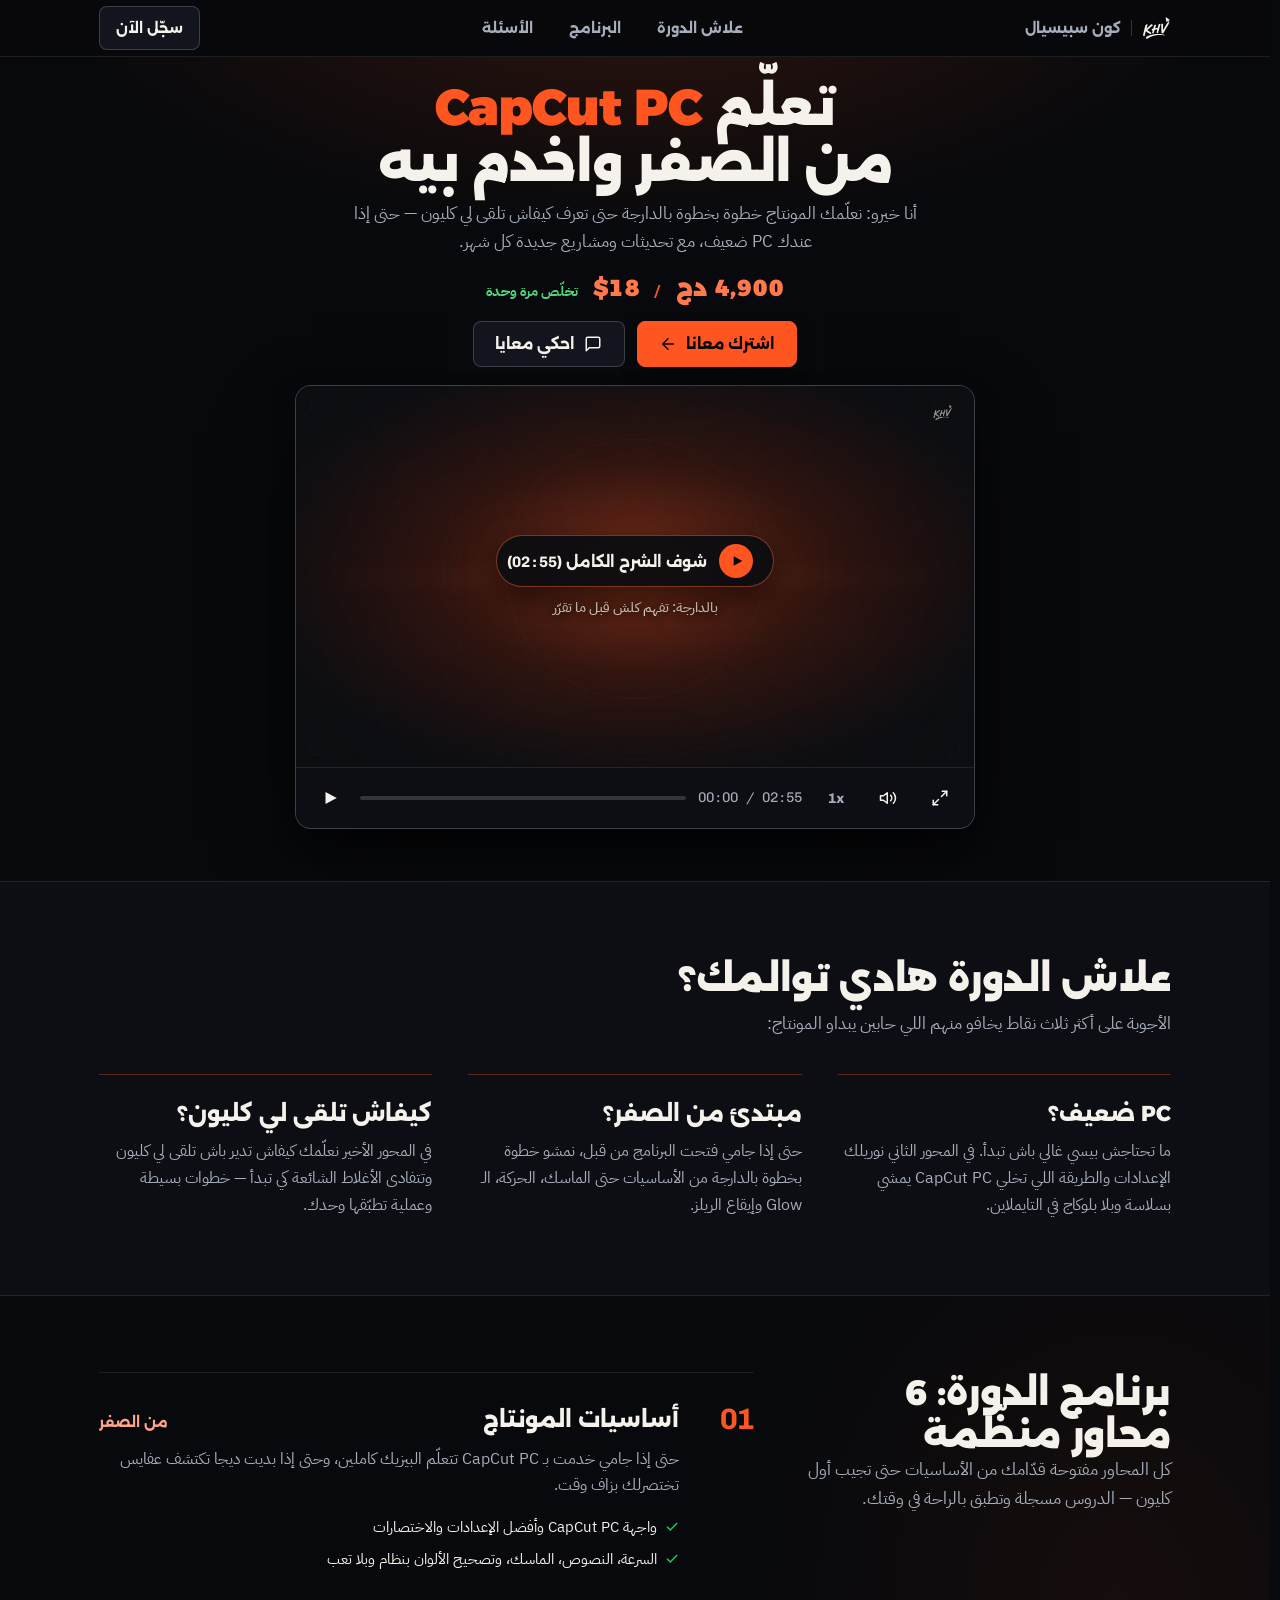
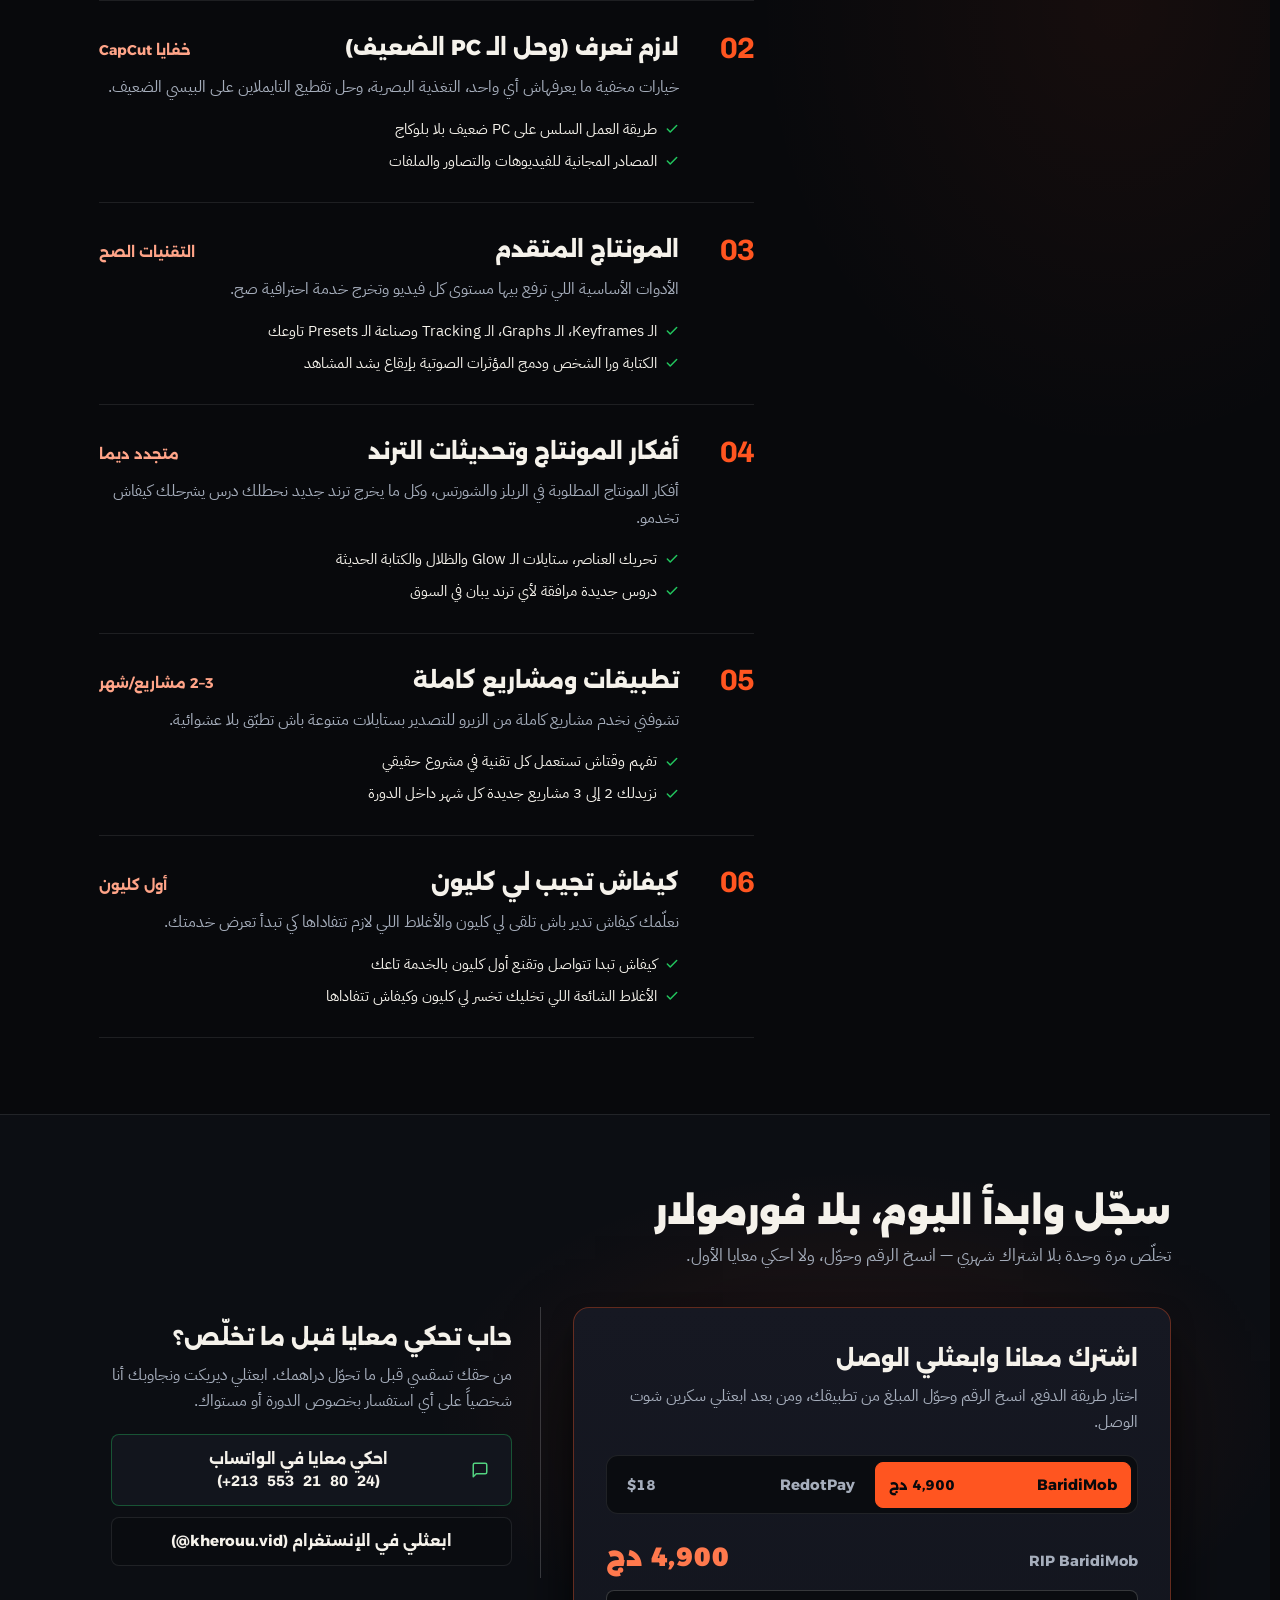
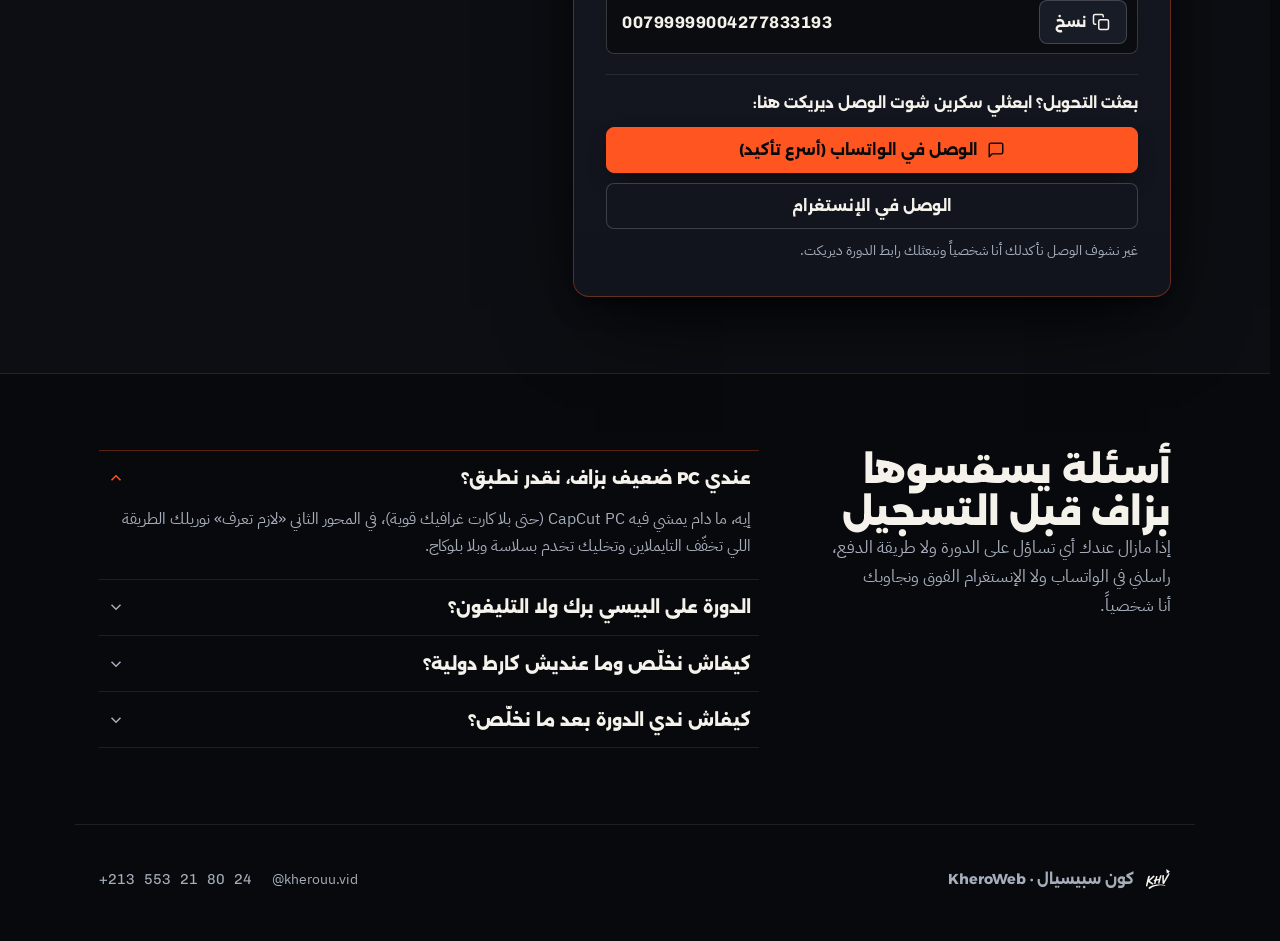
<file: index.html>
<!DOCTYPE html>
<html lang="ar-DZ" dir="rtl">
<head>
  <meta charset="UTF-8" />
  <meta name="viewport" content="width=device-width, initial-scale=1.0" />
  <meta name="theme-color" content="#08090C" />
  <title>دورة CapCut PC مع خيرو · تعلّم المونتاج من الصفر واخدم بيه | كون سبيسيال</title>
  <meta name="description" content="أنا خيرو: نعلّمك المونتاج على CapCut PC بالدارجة من الصفر حتى تعرف كيفاش تلقى لي كليون، حتى إذا عندك PC ضعيف — مع تحديثات شهرية." />

  <meta property="og:type" content="website" />
  <meta property="og:url" content="https://kherouucourse.vercel.app/" />
  <meta property="og:site_name" content="KheroWeb · كون سبيسيال" />
  <meta property="og:title" content="دورة CapCut PC مع خيرو · تعلّم المونتاج من الصفر | كون سبيسيال" />
  <meta property="og:description" content="6 محاور تطبيقية بالدارجة + حل للـ PC الضعيف + 2 إلى 3 مشاريع جديدة كل شهر + كيفاش تلقى لي كليون. BaridiMob 4,900 دج ولا RedotPay (18 دولار)." />
  <meta property="og:image" content="https://kherouucourse.vercel.app/assets/og-cover-v3.jpg" />
  <meta property="og:image:secure_url" content="https://kherouucourse.vercel.app/assets/og-cover-v3.jpg" />
  <meta property="og:image:type" content="image/jpeg" />
  <meta property="og:image:width" content="1200" />
  <meta property="og:image:height" content="630" />
  <meta property="og:image:alt" content="دورة CapCut PC مع خيرو — كون سبيسيال في المونتاج من الصفر · 4,900 دج / $18" />
  <meta property="og:locale" content="ar_DZ" />
  <meta name="twitter:card" content="summary_large_image" />
  <meta name="twitter:title" content="دورة CapCut PC مع خيرو · تعلّم المونتاج من الصفر | كون سبيسيال" />
  <meta name="twitter:description" content="6 محاور تطبيقية بالدارجة + حل للـ PC الضعيف + 2 إلى 3 مشاريع جديدة كل شهر + كيفاش تلقى لي كليون. BaridiMob 4,900 دج ولا RedotPay (18 دولار)." />
  <meta name="twitter:image" content="https://kherouucourse.vercel.app/assets/og-cover-v3.jpg" />

  <link rel="icon" type="image/svg+xml" href="/assets/favicon.svg" />
  <link rel="preconnect" href="https://pub-240013b9cf1044f287ec269bc4ff790b.r2.dev" />
  <link rel="preload" href="/assets/fonts/alexandria-arabic-0.woff2" as="font" type="font/woff2" crossorigin />
  <link rel="preload" href="/assets/fonts/ibm-plex-sans-arabic-400-arabic.woff2" as="font" type="font/woff2" crossorigin />
  <link rel="preload" as="image" href="/assets/vsl-poster-v4.jpg" fetchpriority="high" />
  <link rel="stylesheet" href="/styles.css?v=5" />
  <script type="application/ld+json">
  {
    "@context": "https://schema.org",
    "@type": "Course",
    "name": "دورة CapCut PC مع خيرو",
    "description": "دورة تطبيقية بالدارجة الجزائرية لتعلم المونتاج على CapCut PC من الصفر حتى تعرف كيفاش تلقى لي كليون، مع حل للـ PC الضعيف وتحديثات شهرية.",
    "inLanguage": "ar-DZ",
    "provider": {
      "@type": "Person",
      "name": "خيرو (Khero)",
      "sameAs": "https://www.instagram.com/kherouu.vid/"
    },
    "offers": [
      {
        "@type": "Offer",
        "name": "BaridiMob",
        "price": "4900",
        "priceCurrency": "DZD"
      },
      {
        "@type": "Offer",
        "name": "RedotPay",
        "price": "18",
        "priceCurrency": "USD"
      }
    ]
  }
  </script>
</head>
<body>

  <header class="topbar">
    <div class="topbar__inner container">
      <a href="#hero" class="brand" aria-label="KheroWeb الصفحة الرئيسية">
        <img src="/assets/khv-logo.svg" alt="" width="34" height="28" class="brand__svg" decoding="async" />
        <span class="brand__sep" aria-hidden="true"></span>
        <span class="brand__tag">كون سبيسيال</span>
      </a>

      <nav class="nav" aria-label="أقسام الصفحة">
        <a href="#why" class="nav__link">علاش الدورة</a>
        <a href="#curriculum" class="nav__link">البرنامج</a>
        <a href="#faq" class="nav__link">الأسئلة</a>
      </nav>

      <a href="#enroll" class="btn btn--secondary btn--compact" data-track-jump="PayJump" data-track-source="header"><span>سجّل الآن</span></a>
    </div>
    <div class="cinema-playhead" aria-hidden="true"></div>
  </header>

  <main>

    <!-- Band 1: Centered Cinema Premiere Hero -->
    <section id="hero" class="hero" aria-labelledby="hero-title">
      <div class="container">
        <div class="hero__intro">
          <h1 id="hero-title" class="hero__title">تعلّم <span dir="ltr" class="nowrap hero__accent">CapCut PC</span> <span class="nowrap">من الصفر</span> واخدم بيه</h1>
          <p class="hero__lead">
            أنا خيرو: نعلّمك المونتاج خطوة بخطوة بالدارجة حتى تعرف كيفاش تلقى لي كليون — حتى إذا عندك <span dir="ltr" class="nowrap">PC</span> ضعيف، مع تحديثات ومشاريع جديدة كل شهر.
          </p>

          <div class="hero__offer">
            <div class="hero__prices tabular" aria-label="سعر الدورة">
              <span class="hero__price-item">
                <strong class="hero__price-now">4,900 دج</strong>
              </span>
              <span class="hero__sep" aria-hidden="true">/</span>
              <span class="hero__price-item" dir="ltr">
                <strong class="hero__price-now">$18</strong>
              </span>
              <span class="hero__price-once">تخلّص مرة وحدة</span>
            </div>

            <div class="hero__actions">
              <a href="#enroll" class="btn btn--primary" data-track-jump="PayJump" data-track-source="hero">
                <span>اشترك معانا</span>
                <svg class="btn__icon" viewBox="0 0 24 24" fill="none" stroke="currentColor" stroke-width="2" stroke-linecap="round" stroke-linejoin="round" aria-hidden="true">
                  <path d="M19 12H5" />
                  <path d="m12 19-7-7 7-7" />
                </svg>
              </a>
              <a href="#talk" class="btn btn--secondary" data-track-jump="TalkJump" data-track-source="hero">
                <svg class="btn__icon" viewBox="0 0 24 24" fill="none" stroke="currentColor" stroke-width="2" stroke-linecap="round" stroke-linejoin="round" aria-hidden="true">
                  <path d="M21 15a2 2 0 0 1-2 2H7l-4 4V5a2 2 0 0 1 2-2h14a2 2 0 0 1 2 2z" />
                </svg>
                <span>احكي معايا</span>
              </a>
            </div>
          </div>
        </div>

        <div id="vsl-frame" class="vsl-frame">
          <div class="vsl-frame__viewport">
            <video id="vsl-video" class="vsl-video" src="https://pub-240013b9cf1044f287ec269bc4ff790b.r2.dev/capcut-formation.mp4" poster="/assets/vsl-poster-v4.jpg" preload="none" playsinline></video>

            <button id="vsl-overlay" type="button" class="vsl-overlay" aria-label="شغّل فيديو الشرح الكامل">
              <span class="vsl-overlay__pill">
                <span class="vsl-overlay__dot" aria-hidden="true">
                  <svg viewBox="0 0 24 24" fill="currentColor">
                    <path d="M7 5l13 7-13 7V5z" />
                  </svg>
                </span>
                <span>شوف الشرح الكامل (<span class="mono" dir="ltr">02:55</span>)</span>
              </span>
              <span class="vsl-overlay__hint">بالدارجة: تفهم كلش قبل ما تقرّر</span>
            </button>

            <div id="vsl-flash" class="vsl-flash" aria-hidden="true">
              <svg data-flash-icon="play" viewBox="0 0 24 24" fill="currentColor">
                <path d="M7 5l13 7-13 7V5z" />
              </svg>
              <svg data-flash-icon="pause" viewBox="0 0 24 24" fill="currentColor" hidden>
                <path d="M6 4h4v16H6zM14 4h4v16h-4z" />
              </svg>
            </div>

            <div id="vsl-loader" class="vsl-loader" role="status" aria-live="polite" hidden>
              <span class="vsl-loader__spin" aria-hidden="true"></span>
              <span class="sr-only">جاري تحميل الفيديو...</span>
            </div>

            <div id="vsl-error" class="vsl-error" role="alert" hidden>
              تعذّر تحميل الفيديو — تأكد من الأنترنت ولا عاود اضغط للتشغيل.
            </div>
          </div>

          <div class="vsl-controls" dir="ltr">
            <button id="vsl-play-btn" type="button" class="vsl-ctrl-btn" aria-label="شغّل الفيديو">
              <svg data-icon="play" class="btn__icon" viewBox="0 0 24 24" fill="currentColor" aria-hidden="true">
                <path d="M6 4l15 8-15 8V4z" />
              </svg>
              <svg data-icon="pause" class="btn__icon" viewBox="0 0 24 24" fill="currentColor" hidden aria-hidden="true">
                <path d="M6 4h4v16H6zM14 4h4v16h-4z" />
              </svg>
            </button>

            <div id="vsl-scrub" class="vsl-scrub" role="slider" aria-label="شريط تقدم الفيديو" aria-valuemin="0" aria-valuemax="100" aria-valuenow="0" aria-valuetext="00:00 / 02:55" tabindex="0">
              <span id="vsl-scrub-tip" class="vsl-scrub__tip mono" aria-hidden="true">00:00</span>
              <div class="vsl-scrub__track">
                <div id="vsl-scrub-fill" class="vsl-scrub__fill">
                  <span class="vsl-scrub__thumb" aria-hidden="true"></span>
                </div>
              </div>
            </div>

            <span id="vsl-time" class="vsl-time mono">00:00 / 02:55</span>

            <button id="vsl-speed-btn" type="button" class="vsl-ctrl-btn vsl-ctrl-btn--speed mono" aria-label="تبديل سرعة الفيديو: 1x">1x</button>

            <button id="vsl-mute-btn" type="button" class="vsl-ctrl-btn" aria-label="كتم الصوت">
              <svg data-icon="vol-on" class="btn__icon" viewBox="0 0 24 24" fill="none" stroke="currentColor" stroke-width="2" stroke-linecap="round" stroke-linejoin="round" aria-hidden="true">
                <polygon points="11 5 6 9 2 9 2 15 6 15 11 19 11 5" />
                <path d="M15.54 8.46a5 5 0 0 1 0 7.07" />
                <path d="M19.07 4.93a10 10 0 0 1 0 14.14" />
              </svg>
              <svg data-icon="vol-off" class="btn__icon" viewBox="0 0 24 24" fill="none" stroke="currentColor" stroke-width="2" stroke-linecap="round" stroke-linejoin="round" hidden aria-hidden="true">
                <polygon points="11 5 6 9 2 9 2 15 6 15 11 19 11 5" />
                <line x1="23" y1="9" x2="17" y2="15" />
                <line x1="17" y1="9" x2="23" y2="15" />
              </svg>
            </button>

            <button id="vsl-fs-btn" type="button" class="vsl-ctrl-btn" aria-label="ملء الشاشة">
              <svg class="btn__icon" viewBox="0 0 24 24" fill="none" stroke="currentColor" stroke-width="2" stroke-linecap="round" stroke-linejoin="round" aria-hidden="true">
                <polyline points="15 3 21 3 21 9" />
                <polyline points="9 21 3 21 3 15" />
                <line x1="21" y1="3" x2="14" y2="10" />
                <line x1="3" y1="21" x2="10" y2="14" />
              </svg>
            </button>
          </div>
        </div>
      </div>
    </section>

    <!-- Band 2: 3 Bold Architectural Objection Columns -->
    <section id="why" class="band band--alt" aria-labelledby="why-title">
      <div class="container">
        <div class="section__head">
          <h2 id="why-title" class="section__title">علاش الدورة هادي توالمك؟</h2>
          <p class="section__sub">الأجوبة على أكثر ثلاث نقاط يخافو منهم اللي حابين يبداو المونتاج:</p>
        </div>

        <div class="objections">
          <article class="objections__cell">
            <h3 class="objections__title"><span dir="ltr" class="nowrap">PC</span> ضعيف؟</h3>
            <p class="objections__body">ما تحتاجش بيسي غالي باش تبدأ. في المحور الثاني نوريلك الإعدادات والطريقة اللي تخلي <span dir="ltr" class="nowrap">CapCut PC</span> يمشي بسلاسة وبلا بلوكاج في التايملاين.</p>
          </article>

          <article class="objections__cell">
            <h3 class="objections__title">مبتدئ من الصفر؟</h3>
            <p class="objections__body">حتى إذا جامي فتحت البرنامج من قبل، نمشو خطوة بخطوة بالدارجة من الأساسيات حتى الماسك، الحركة، الـ <span dir="ltr">Glow</span> وإيقاع الريلز.</p>
          </article>

          <article class="objections__cell">
            <h3 class="objections__title">كيفاش تلقى لي كليون؟</h3>
            <p class="objections__body">في المحور الأخير نعلّمك كيفاش تدير باش تلقى لي كليون وتتفادى الأغلاط الشائعة كي تبدأ — خطوات بسيطة وعملية تطبّقها وحدك.</p>
          </article>
        </div>
      </div>
    </section>

    <!-- Band 3: Monumental 6-Module Curriculum Ledger -->
    <section id="curriculum" class="band" aria-labelledby="curriculum-title">
      <div class="container">
        <div class="ledger-layout">
          <div class="ledger-aside">
            <h2 id="curriculum-title" class="section__title">برنامج الدورة: 6 محاور منظّمة</h2>
            <p class="section__sub">كل المحاور مفتوحة قدّامك من الأساسيات حتى تجيب أول كليون — الدروس مسجلة وتطبق بالراحة في وقتك.</p>
          </div>

          <ol class="module-ledger">
            <li class="module-row">
              <span class="module-row__num mono" dir="ltr">01</span>
              <div class="module-row__content">
                <div class="module-row__head">
                  <h3 class="module-row__title">أساسيات المونتاج</h3>
                  <span class="module-row__meta">من الصفر</span>
                </div>
                <p class="module-row__desc">حتى إذا جامي خدمت بـ <span dir="ltr" class="nowrap">CapCut PC</span> تتعلّم البيزيك كاملين، وحتى إذا بديت ديجا تكتشف عفايس تختصرلك بزاف وقت.</p>
                <ul class="module-row__list">
                  <li>واجهة <span dir="ltr">CapCut PC</span> وأفضل الإعدادات والاختصارات</li>
                  <li>السرعة، النصوص، الماسك، وتصحيح الألوان بنظام وبلا تعب</li>
                </ul>
              </div>
            </li>

            <li class="module-row">
              <span class="module-row__num mono" dir="ltr">02</span>
              <div class="module-row__content">
                <div class="module-row__head">
                  <h3 class="module-row__title">لازم تعرف (وحل الـ <span dir="ltr" class="nowrap">PC</span> الضعيف)</h3>
                  <span class="module-row__meta">خفايا <span dir="ltr">CapCut</span></span>
                </div>
                <p class="module-row__desc">خيارات مخفية ما يعرفهاش أي واحد، التغذية البصرية، وحل تقطيع التايملاين على البيسي الضعيف.</p>
                <ul class="module-row__list">
                  <li>طريقة العمل السلس على <span dir="ltr">PC</span> ضعيف بلا بلوكاج</li>
                  <li>المصادر المجانية للفيديوهات والتصاور والملفات</li>
                </ul>
              </div>
            </li>

            <li class="module-row">
              <span class="module-row__num mono" dir="ltr">03</span>
              <div class="module-row__content">
                <div class="module-row__head">
                  <h3 class="module-row__title">المونتاج المتقدم</h3>
                  <span class="module-row__meta">التقنيات الصح</span>
                </div>
                <p class="module-row__desc">الأدوات الأساسية اللي ترفع بيها مستوى كل فيديو وتخرج خدمة احترافية صح.</p>
                <ul class="module-row__list">
                  <li>الـ <span dir="ltr">Keyframes</span>، الـ <span dir="ltr">Graphs</span>، الـ <span dir="ltr">Tracking</span> وصناعة الـ <span dir="ltr">Presets</span> تاوعك</li>
                  <li>الكتابة ورا الشخص ودمج المؤثرات الصوتية بإيقاع يشد المشاهد</li>
                </ul>
              </div>
            </li>

            <li class="module-row">
              <span class="module-row__num mono" dir="ltr">04</span>
              <div class="module-row__content">
                <div class="module-row__head">
                  <h3 class="module-row__title">أفكار المونتاج وتحديثات الترند</h3>
                  <span class="module-row__meta">متجدد ديما</span>
                </div>
                <p class="module-row__desc">أفكار المونتاج المطلوبة في الريلز والشورتس، وكل ما يخرج ترند جديد نحطلك درس يشرحلك كيفاش تخدمو.</p>
                <ul class="module-row__list">
                  <li>تحريك العناصر، ستايلات الـ <span dir="ltr">Glow</span> والظلال والكتابة الحديثة</li>
                  <li>دروس جديدة مرافقة لأي ترند يبان في السوق</li>
                </ul>
              </div>
            </li>

            <li class="module-row">
              <span class="module-row__num mono" dir="ltr">05</span>
              <div class="module-row__content">
                <div class="module-row__head">
                  <h3 class="module-row__title">تطبيقات ومشاريع كاملة</h3>
                  <span class="module-row__meta"><span dir="ltr">2–3</span> مشاريع/شهر</span>
                </div>
                <p class="module-row__desc">تشوفني نخدم مشاريع كاملة من الزيرو للتصدير بستايلات متنوعة باش تطبّق بلا عشوائية.</p>
                <ul class="module-row__list">
                  <li>تفهم وقتاش تستعمل كل تقنية في مشروع حقيقي</li>
                  <li>نزيدلك <span dir="ltr">2</span> إلى <span dir="ltr">3</span> مشاريع جديدة كل شهر داخل الدورة</li>
                </ul>
              </div>
            </li>

            <li class="module-row">
              <span class="module-row__num mono" dir="ltr">06</span>
              <div class="module-row__content">
                <div class="module-row__head">
                  <h3 class="module-row__title">كيفاش تجيب لي كليون</h3>
                  <span class="module-row__meta">أول كليون</span>
                </div>
                <p class="module-row__desc">نعلّمك كيفاش تدير باش تلقى لي كليون والأغلاط اللي لازم تتفاداها كي تبدأ تعرض خدمتك.</p>
                <ul class="module-row__list">
                  <li>كيفاش تبدا تتواصل وتقنع أول كليون بالخدمة تاعك</li>
                  <li>الأغلاط الشائعة اللي تخليك تخسر لي كليون وكيفاش تتفاداها</li>
                </ul>
              </div>
            </li>
          </ol>
        </div>
      </div>
    </section>

    <!-- Band 4: Single Authoritative Zero-Form Enrollment Deck -->
    <section id="enroll" class="band band--alt" aria-labelledby="enroll-title">
      <div class="container">
        <div class="section__head">
          <h2 id="enroll-title" class="section__title">سجّل وابدأ اليوم، بلا فورمولار</h2>
          <p class="section__sub">تخلّص مرة وحدة بلا اشتراك شهري — انسخ الرقم وحوّل، ولا احكي معايا الأول.</p>
        </div>

        <div class="enroll-deck">
          <!-- Pay Door -->
          <div class="enroll-pay">
            <div>
              <h3 class="bay-heading">اشترك معانا وابعثلي الوصل</h3>
              <p class="bay-copy">اختار طريقة الدفع، انسخ الرقم وحوّل المبلغ من تطبيقك، ومن بعد ابعثلي سكرين شوت الوصل.</p>
            </div>

            <div class="method-tabs" role="tablist" aria-label="طرق الدفع">
              <button id="inline-tab-baridimob" type="button" class="method-tab is-active" data-pay-tab="baridimob" role="tab" aria-selected="true" aria-controls="inline-pay-panel" tabindex="0">
                <span>BaridiMob</span>
                <span class="method-tab__price tabular">4,900 دج</span>
              </button>
              <button id="inline-tab-redotpay" type="button" class="method-tab" data-pay-tab="redotpay" role="tab" aria-selected="false" aria-controls="inline-pay-panel" tabindex="-1">
                <span>RedotPay</span>
                <span class="method-tab__price tabular" dir="ltr">$18</span>
              </button>
            </div>

            <div id="inline-pay-panel" class="transfer-block" role="tabpanel" aria-labelledby="inline-tab-baridimob">
              <div class="transfer-block__top">
                <span class="transfer-block__label" data-pay-label>RIP BaridiMob</span>
                <div class="transfer-block__amount tabular">
                  <strong class="transfer-block__now" data-pay-now>4,900 دج</strong>
                </div>
              </div>

              <div class="copy-row" dir="ltr">
                <code class="copy-row__code mono" data-pay-value role="button" tabindex="0" aria-label="نسخ رقم الحساب للدفع">00799999004277833193</code>
                <button type="button" class="copy-btn" data-copy-trigger dir="rtl">
                  <svg data-copy-icon="copy" class="btn__icon" viewBox="0 0 24 24" fill="none" stroke="currentColor" stroke-width="2" stroke-linecap="round" stroke-linejoin="round" aria-hidden="true">
                    <rect x="9" y="9" width="13" height="13" rx="2" ry="2" />
                    <path d="M5 15H4a2 2 0 0 1-2-2V4a2 2 0 0 1 2-2h9a2 2 0 0 1 2 2v1" />
                  </svg>
                  <svg data-copy-icon="check" class="btn__icon" viewBox="0 0 24 24" fill="none" stroke="currentColor" stroke-width="2.4" stroke-linecap="round" stroke-linejoin="round" hidden aria-hidden="true">
                    <polyline points="20 6 9 17 4 12" />
                  </svg>
                  <span data-copy-label>نسخ</span>
                </button>
              </div>
              <p class="copy-feedback" aria-live="polite" data-copy-status hidden></p>
            </div>

            <div class="receipt-block">
              <p class="receipt-block__label">بعثت التحويل؟ ابعثلي سكرين شوت الوصل ديريكت هنا:</p>
              <div class="receipt-actions">
                <a href="https://wa.me/213553218024?text=%D8%B3%D9%84%D8%A7%D9%85%20%D8%AE%D9%8A%D8%B1%D9%88%D8%8C%20%D8%AE%D9%84%D9%91%D8%B5%D8%AA%20%D8%AF%D9%88%D8%B1%D8%A9%20CapCut%20PC%20%D8%A8%D9%80%20BaridiMob%20(4%2C900%20%D8%AF%D8%AC)%20%D9%88%D9%87%D8%A7%D9%87%D9%88%20%D9%88%D8%B5%D9%84%20%D8%A7%D9%84%D8%AF%D9%81%D8%B9%3A" target="_blank" rel="noopener noreferrer" class="btn btn--primary" data-pay-wa-link data-track="SendReceiptWhatsApp">
                  <svg class="btn__icon" viewBox="0 0 24 24" fill="none" stroke="currentColor" stroke-width="2" stroke-linecap="round" stroke-linejoin="round" aria-hidden="true">
                    <path d="M21 15a2 2 0 0 1-2 2H7l-4 4V5a2 2 0 0 1 2-2h14a2 2 0 0 1 2 2z" />
                  </svg>
                  <span>الوصل في الواتساب (أسرع تأكيد)</span>
                </a>
                <a href="https://www.instagram.com/kherouu.vid/" target="_blank" rel="noopener noreferrer" class="btn btn--secondary" data-track="SendReceiptInstagram">
                  <span>الوصل في الإنستغرام</span>
                </a>
              </div>
              <p class="receipt-block__note">غير نشوف الوصل نأكدلك أنا شخصياً ونبعثلك رابط الدورة ديريكت.</p>
            </div>
          </div>

          <!-- Ask Khero First Door -->
          <div id="talk" class="enroll-talk">
            <div>
              <h3 class="bay-heading">حاب تحكي معايا قبل ما تخلّص؟</h3>
              <p class="bay-copy">من حقك تسقسي قبل ما تحوّل دراهمك. ابعثلي ديريكت ونجاوبك أنا شخصياً على أي استفسار بخصوص الدورة أو مستواك.</p>
            </div>

            <div class="chat-links">
              <a href="https://wa.me/213553218024?text=%D8%B3%D9%84%D8%A7%D9%85%20%D8%AE%D9%8A%D8%B1%D9%88%D8%8C%20%D8%B4%D9%81%D8%AA%20%D8%B5%D9%81%D8%AD%D8%A9%20%D8%AF%D9%88%D8%B1%D8%A9%20CapCut%20PC%20%D9%88%D8%AD%D8%A7%D8%A8%20%D9%86%D8%B3%D9%82%D8%B3%D9%8A%D9%83%20%D9%82%D8%A8%D9%84%20%D9%85%D8%A7%20%D9%86%D8%B3%D8%AC%D9%91%D9%84." target="_blank" rel="noopener noreferrer" class="btn btn--secondary" data-track="TalkFirstWhatsApp">
                <svg class="btn__icon" viewBox="0 0 24 24" fill="none" stroke="currentColor" stroke-width="2" stroke-linecap="round" stroke-linejoin="round" aria-hidden="true">
                  <path d="M21 15a2 2 0 0 1-2 2H7l-4 4V5a2 2 0 0 1 2-2h14a2 2 0 0 1 2 2z" />
                </svg>
                <span>احكي معايا في الواتساب <span class="nowrap">(<span class="mono" dir="ltr">+213 553 21 80 24</span>)</span></span>
              </a>
              <a href="https://www.instagram.com/kherouu.vid/" target="_blank" rel="noopener noreferrer" class="btn btn--ghost" data-track="TalkFirstInstagram">
                <span>ابعثلي في الإنستغرام (<span dir="ltr">@kherouu.vid</span>)</span>
              </a>
            </div>
          </div>
        </div>
      </div>
    </section>

    <!-- Band 5: Distilled 4-Question FAQ -->
    <section id="faq" class="band" aria-labelledby="faq-title">
      <div class="container">
        <div class="faq-layout">
          <div class="faq-aside">
            <h2 id="faq-title" class="section__title">أسئلة يسقسوها بزاف قبل التسجيل</h2>
            <p class="section__sub">إذا مازال عندك أي تساؤل على الدورة ولا طريقة الدفع، راسلني في الواتساب ولا الإنستغرام الفوق ونجاوبك أنا شخصياً.</p>
          </div>

          <div class="faq-list">
            <div class="faq-item">
              <button type="button" class="faq-btn" data-faq-btn aria-expanded="true" aria-controls="faq-ans-0">
                <span>عندي PC ضعيف بزاف، نقدر نطبق؟</span>
                <svg class="faq-btn__icon" viewBox="0 0 24 24" fill="none" stroke="currentColor" stroke-width="2" aria-hidden="true"><polyline points="6 9 12 15 18 9" /></svg>
              </button>
              <div id="faq-ans-0" class="faq-ans is-open" aria-hidden="false"><div class="faq-ans__inner">إيه، ما دام يمشي فيه <span dir="ltr" class="nowrap">CapCut PC</span> (حتى بلا كارت غرافيك قوية)، في المحور الثاني «لازم تعرف» نوريلك الطريقة اللي تخفّف التايملاين وتخليك تخدم بسلاسة وبلا بلوكاج.</div></div>
            </div>

            <div class="faq-item">
              <button type="button" class="faq-btn" data-faq-btn aria-expanded="false" aria-controls="faq-ans-1">
                <span>الدورة على البيسي برك ولا التليفون؟</span>
                <svg class="faq-btn__icon" viewBox="0 0 24 24" fill="none" stroke="currentColor" stroke-width="2" aria-hidden="true"><polyline points="6 9 12 15 18 9" /></svg>
              </button>
              <div id="faq-ans-1" class="faq-ans" aria-hidden="true" inert><div class="faq-ans__inner">التطبيق كامل يكون على <span dir="ltr" class="nowrap">CapCut PC</span> خاطر هو اللي يعطيك سرعة واحترافية تخليك تخدم وتخلص من عند لي كليون. والدروس كاملة مسجلة تتفرجها وقت ما يساعدك وتطبق بالراحة.</div></div>
            </div>

            <div class="faq-item">
              <button type="button" class="faq-btn" data-faq-btn aria-expanded="false" aria-controls="faq-ans-2">
                <span>كيفاش نخلّص وما عنديش كارط دولية؟</span>
                <svg class="faq-btn__icon" viewBox="0 0 24 24" fill="none" stroke="currentColor" stroke-width="2" aria-hidden="true"><polyline points="6 9 12 15 18 9" /></svg>
              </button>
              <div id="faq-ans-2" class="faq-ans" aria-hidden="true" inert><div class="faq-ans__inner">عادي: تقدر تخلّص بـ BaridiMob (4,900 دج) ولا بـ RedotPay (<span dir="ltr">$18</span>) — تخلّص مرة وحدة برك بلا اشتراك شهري.</div></div>
            </div>

            <div class="faq-item">
              <button type="button" class="faq-btn" data-faq-btn aria-expanded="false" aria-controls="faq-ans-3">
                <span>كيفاش ندي الدورة بعد ما نخلّص؟</span>
                <svg class="faq-btn__icon" viewBox="0 0 24 24" fill="none" stroke="currentColor" stroke-width="2" aria-hidden="true"><polyline points="6 9 12 15 18 9" /></svg>
              </button>
              <div id="faq-ans-3" class="faq-ans" aria-hidden="true" inert><div class="faq-ans__inner">بعد ما تبعثلي سكرين شوت الوصل في الواتساب ولا الإنستغرام، غير نشوف الوصل نأكدلك أنا شخصياً ونبعثلك ديريكت رابط الدورة باش تبدأ تطبّق.</div></div>
            </div>
          </div>
        </div>
      </div>
    </section>

  </main>

  <footer class="footer container">
    <div class="footer__brand">
      <img src="/assets/khv-logo.svg" alt="" width="30" height="25" class="footer__svg" decoding="async" />
      <span class="footer__slogan">كون سبيسيال · KheroWeb</span>
    </div>
    <div class="footer__links">
      <a href="https://www.instagram.com/kherouu.vid/" target="_blank" rel="noopener noreferrer" dir="ltr">@kherouu.vid</a>
      <a href="https://wa.me/213553218024" target="_blank" rel="noopener noreferrer" class="mono" dir="ltr">+213 553 21 80 24</a>
    </div>
  </footer>

  <script src="/app.js?v=4" defer></script>
</body>
</html>
</file>
<file: styles.css>
/* Self-hosted variable & static fonts (zero third-party runtime dependency) */
@font-face {
  font-family: 'Alexandria';
  font-style: normal;
  font-weight: 400 900;
  font-display: swap;
  src: url('/assets/fonts/alexandria-arabic-0.woff2') format('woff2');
  unicode-range: U+0600-06FF, U+0750-077F, U+0870-0891, U+0897-08E1, U+08E3-08FF, U+200C-200E, U+2010-2011, U+204F, U+2E41, U+FB50-FDFF, U+FE70-FE74, U+FE76-FEFC, U+102E0-102FB, U+10E60-10E7E, U+10EC2-10EC7, U+10EC9-10EEE, U+10EF0-10EFF, U+1EE00-1EE03, U+1EE05-1EE1F, U+1EE21-1EE22, U+1EE24, U+1EE27, U+1EE29-1EE32, U+1EE34-1EE37, U+1EE39, U+1EE3B, U+1EE42, U+1EE47, U+1EE49, U+1EE4B, U+1EE4D-1EE4F, U+1EE51-1EE52, U+1EE54, U+1EE57, U+1EE59, U+1EE5B, U+1EE5D, U+1EE5F, U+1EE61-1EE62, U+1EE64, U+1EE67-1EE6A, U+1EE6C-1EE72, U+1EE74-1EE77, U+1EE79-1EE7C, U+1EE7E, U+1EE80-1EE89, U+1EE8B-1EE9B, U+1EEA1-1EEA3, U+1EEA5-1EEA9, U+1EEAB-1EEBB, U+1EEF0-1EEF1;
}

@font-face {
  font-family: 'Alexandria';
  font-style: normal;
  font-weight: 400 900;
  font-display: swap;
  src: url('/assets/fonts/alexandria-latin-1.woff2') format('woff2');
  unicode-range: U+0000-00FF, U+0131, U+0152-0153, U+02BB-02BC, U+02C6, U+02DA, U+02DC, U+0304, U+0308, U+0329, U+2000-206F, U+20AC, U+2122, U+2191, U+2193, U+2212, U+2215, U+FEFF, U+FFFD;
}

@font-face {
  font-family: 'IBM Plex Sans Arabic';
  font-style: normal;
  font-weight: 400;
  font-display: swap;
  src: url('/assets/fonts/ibm-plex-sans-arabic-400-arabic.woff2') format('woff2');
  unicode-range: U+0600-06FF, U+0750-077F, U+0870-0891, U+0897-08E1, U+08E3-08FF, U+200C-200E, U+2010-2011, U+204F, U+2E41, U+FB50-FDFF, U+FE70-FE74, U+FE76-FEFC, U+102E0-102FB, U+10E60-10E7E, U+10EC2-10EC7, U+10EC9-10EEE, U+10EF0-10EFF, U+1EE00-1EE03, U+1EE05-1EE1F, U+1EE21-1EE22, U+1EE24, U+1EE27, U+1EE29-1EE32, U+1EE34-1EE37, U+1EE39, U+1EE3B, U+1EE42, U+1EE47, U+1EE49, U+1EE4B, U+1EE4D-1EE4F, U+1EE51-1EE52, U+1EE54, U+1EE57, U+1EE59, U+1EE5B, U+1EE5D, U+1EE5F, U+1EE61-1EE62, U+1EE64, U+1EE67-1EE6A, U+1EE6C-1EE72, U+1EE74-1EE77, U+1EE79-1EE7C, U+1EE7E, U+1EE80-1EE89, U+1EE8B-1EE9B, U+1EEA1-1EEA3, U+1EEA5-1EEA9, U+1EEAB-1EEBB, U+1EEF0-1EEF1;
}

@font-face {
  font-family: 'IBM Plex Sans Arabic';
  font-style: normal;
  font-weight: 400;
  font-display: swap;
  src: url('/assets/fonts/ibm-plex-sans-arabic-400-latin.woff2') format('woff2');
  unicode-range: U+0000-00FF, U+0131, U+0152-0153, U+02BB-02BC, U+02C6, U+02DA, U+02DC, U+0304, U+0308, U+0329, U+2000-206F, U+20AC, U+2122, U+2191, U+2193, U+2212, U+2215, U+FEFF, U+FFFD;
}

@font-face {
  font-family: 'IBM Plex Sans Arabic';
  font-style: normal;
  font-weight: 500;
  font-display: swap;
  src: url('/assets/fonts/ibm-plex-sans-arabic-500-arabic.woff2') format('woff2');
  unicode-range: U+0600-06FF, U+0750-077F, U+0870-0891, U+0897-08E1, U+08E3-08FF, U+200C-200E, U+2010-2011, U+204F, U+2E41, U+FB50-FDFF, U+FE70-FE74, U+FE76-FEFC, U+102E0-102FB, U+10E60-10E7E, U+10EC2-10EC7, U+10EC9-10EEE, U+10EF0-10EFF, U+1EE00-1EE03, U+1EE05-1EE1F, U+1EE21-1EE22, U+1EE24, U+1EE27, U+1EE29-1EE32, U+1EE34-1EE37, U+1EE39, U+1EE3B, U+1EE42, U+1EE47, U+1EE49, U+1EE4B, U+1EE4D-1EE4F, U+1EE51-1EE52, U+1EE54, U+1EE57, U+1EE59, U+1EE5B, U+1EE5D, U+1EE5F, U+1EE61-1EE62, U+1EE64, U+1EE67-1EE6A, U+1EE6C-1EE72, U+1EE74-1EE77, U+1EE79-1EE7C, U+1EE7E, U+1EE80-1EE89, U+1EE8B-1EE9B, U+1EEA1-1EEA3, U+1EEA5-1EEA9, U+1EEAB-1EEBB, U+1EEF0-1EEF1;
}

@font-face {
  font-family: 'IBM Plex Sans Arabic';
  font-style: normal;
  font-weight: 500;
  font-display: swap;
  src: url('/assets/fonts/ibm-plex-sans-arabic-500-latin.woff2') format('woff2');
  unicode-range: U+0000-00FF, U+0131, U+0152-0153, U+02BB-02BC, U+02C6, U+02DA, U+02DC, U+0304, U+0308, U+0329, U+2000-206F, U+20AC, U+2122, U+2191, U+2193, U+2212, U+2215, U+FEFF, U+FFFD;
}

@font-face {
  font-family: 'IBM Plex Sans Arabic';
  font-style: normal;
  font-weight: 700;
  font-display: swap;
  src: url('/assets/fonts/ibm-plex-sans-arabic-700-arabic.woff2') format('woff2');
  unicode-range: U+0600-06FF, U+0750-077F, U+0870-0891, U+0897-08E1, U+08E3-08FF, U+200C-200E, U+2010-2011, U+204F, U+2E41, U+FB50-FDFF, U+FE70-FE74, U+FE76-FEFC, U+102E0-102FB, U+10E60-10E7E, U+10EC2-10EC7, U+10EC9-10EEE, U+10EF0-10EFF, U+1EE00-1EE03, U+1EE05-1EE1F, U+1EE21-1EE22, U+1EE24, U+1EE27, U+1EE29-1EE32, U+1EE34-1EE37, U+1EE39, U+1EE3B, U+1EE42, U+1EE47, U+1EE49, U+1EE4B, U+1EE4D-1EE4F, U+1EE51-1EE52, U+1EE54, U+1EE57, U+1EE59, U+1EE5B, U+1EE5D, U+1EE5F, U+1EE61-1EE62, U+1EE64, U+1EE67-1EE6A, U+1EE6C-1EE72, U+1EE74-1EE77, U+1EE79-1EE7C, U+1EE7E, U+1EE80-1EE89, U+1EE8B-1EE9B, U+1EEA1-1EEA3, U+1EEA5-1EEA9, U+1EEAB-1EEBB, U+1EEF0-1EEF1;
}

@font-face {
  font-family: 'IBM Plex Sans Arabic';
  font-style: normal;
  font-weight: 700;
  font-display: swap;
  src: url('/assets/fonts/ibm-plex-sans-arabic-700-latin.woff2') format('woff2');
  unicode-range: U+0000-00FF, U+0131, U+0152-0153, U+02BB-02BC, U+02C6, U+02DA, U+02DC, U+0304, U+0308, U+0329, U+2000-206F, U+20AC, U+2122, U+2191, U+2193, U+2212, U+2215, U+FEFF, U+FFFD;
}

@font-face {
  font-family: 'Chivo Mono';
  font-style: normal;
  font-weight: 400 700;
  font-display: swap;
  src: url('/assets/fonts/chivo-mono-latin-2.woff2') format('woff2');
  unicode-range: U+0000-00FF, U+0131, U+0152-0153, U+02BB-02BC, U+02C6, U+02DA, U+02DC, U+0304, U+0308, U+0329, U+2000-206F, U+20AC, U+2122, U+2191, U+2193, U+2212, U+2215, U+FEFF, U+FFFD;
}

:root {
  --bg: #08090c;
  --bg-alt: #0c0e13;
  --surface: #12151d;
  --surface-elevated: #181c27;
  --surface-inset: #0a0c10;
  --line: rgba(255, 255, 255, 0.09);
  --line-strong: rgba(255, 255, 255, 0.18);
  --ink: #f5f2eb;
  --ink-muted: #a6aebc;
  --warm-body: #e4ddd4;
  --accent: #ff5520;
  --accent-hover: #ff6b3d;
  --accent-warm: #ff794d;
  --accent-soft-ink: #ffa488;
  --accent-ink: #08090c;
  --success: #22c55e;
  --success-ink: #52d380;
  --radius-lg: 16px;
  --radius-md: 12px;
  --radius-sm: 8px;
  --font-display: 'Alexandria', 'Segoe UI', Tahoma, sans-serif;
  --font-body: 'IBM Plex Sans Arabic', 'Segoe UI', Tahoma, sans-serif;
  --font-mono: 'Chivo Mono', ui-monospace, monospace;
  --text-display: clamp(2.15rem, 4.3vw, 3.15rem);
  --text-headline: clamp(1.65rem, 3vw, 2.2rem);
  --text-title: 1.35rem;
  --text-lead: 1.05rem;
  --text-body: 0.98rem;
  --text-label: 0.88rem;
  --ease-out-expo: cubic-bezier(0.16, 1, 0.3, 1);
  --shadow-cinema: 0 32px 84px -22px rgba(0, 0, 0, 0.9), 0 10px 28px -8px rgba(0, 0, 0, 0.68);
}

*,
*::before,
*::after {
  box-sizing: border-box;
}

html {
  scroll-behavior: smooth;
  scroll-padding-top: 72px;
  scrollbar-gutter: stable;
  color-scheme: dark;
  background-color: var(--bg);
  color: var(--ink);
  font-family: var(--font-body);
  -webkit-font-smoothing: antialiased;
  scrollbar-color: rgba(255, 255, 255, 0.24) var(--bg);
  scrollbar-width: thin;
}

[hidden],
svg[hidden] {
  display: none !important;
}

.nowrap {
  white-space: nowrap;
}

body {
  margin: 0;
  padding: 0;
  background-color: var(--bg);
  color: var(--ink);
  font-size: var(--text-body);
  line-height: 1.72;
  overflow-x: clip;
  accent-color: var(--accent);
}

h1,
h2,
h3,
.bay-heading {
  font-family: var(--font-display);
}

::selection {
  background-color: var(--accent);
  color: var(--accent-ink);
}

:focus-visible {
  outline: 2px solid var(--accent);
  outline-offset: 3px;
}

a {
  color: inherit;
  text-decoration-thickness: 1px;
  text-underline-offset: 4px;
}

button {
  font-family: inherit;
  color: inherit;
}

.mono {
  font-family: var(--font-mono);
  font-variant-numeric: tabular-nums;
}

.tabular {
  font-variant-numeric: tabular-nums;
}

.sr-only {
  position: absolute;
  width: 1px;
  height: 1px;
  padding: 0;
  margin: -1px;
  overflow: hidden;
  clip: rect(0, 0, 0, 0);
  white-space: nowrap;
  border: 0;
}

.container {
  width: 100%;
  max-width: 1120px;
  margin-inline: auto;
  padding-inline: 1.5rem;
}

@media (max-width: 767px) {
  .container {
    padding-inline: 1rem;
  }
}

/* Sticky Editorial Topbar + Scroll-Driven Cinema Playhead */
.topbar {
  position: sticky;
  top: 0;
  z-index: 40;
  background-color: rgba(8, 9, 12, 0.88);
  backdrop-filter: blur(12px);
  -webkit-backdrop-filter: blur(12px);
  border-bottom: 1px solid var(--line);
  transition: background-color 220ms ease, border-color 220ms ease;
}

.topbar.is-scrolled {
  background-color: rgba(8, 9, 12, 0.96);
  border-bottom-color: rgba(255, 255, 255, 0.14);
}

.cinema-playhead {
  position: absolute;
  inset-inline: 0;
  bottom: -1px;
  height: 2px;
  background-color: var(--accent);
  transform-origin: right center;
  transform: scaleX(var(--scroll-progress, 0));
  pointer-events: none;
}

@supports (animation-timeline: scroll()) {
  @media (prefers-reduced-motion: no-preference) {
    .cinema-playhead {
      transform: scaleX(0);
      animation: cinema-playhead-advance linear both;
      animation-timeline: scroll(root);
    }
  }
}

@keyframes cinema-playhead-advance {
  from {
    transform: scaleX(0);
  }
  to {
    transform: scaleX(1);
  }
}

.topbar__inner {
  min-height: 56px;
  display: grid;
  grid-template-columns: auto 1fr auto;
  align-items: center;
  gap: 1rem;
}

.brand {
  display: inline-flex;
  align-items: center;
  gap: 0.65rem;
  min-height: 44px;
  text-decoration: none;
}

.brand__svg {
  height: 24px;
  width: auto;
  display: block;
}

.brand__sep {
  width: 1px;
  height: 16px;
  background-color: var(--line-strong);
  flex-shrink: 0;
}

.brand__tag {
  font-family: var(--font-display);
  font-size: var(--text-label);
  font-weight: 700;
  color: var(--ink-muted);
  white-space: nowrap;
}

.nav {
  display: flex;
  align-items: center;
  justify-content: center;
  gap: 1.75rem;
}

.nav__link {
  position: relative;
  display: inline-flex;
  align-items: center;
  min-height: 44px;
  padding-inline: 0.25rem;
  font-family: var(--font-display);
  font-size: var(--text-label);
  font-weight: 700;
  color: var(--ink-muted);
  text-decoration: none;
  transition: color 180ms ease;
}

.nav__link::after {
  content: '';
  position: absolute;
  inset-inline: 0.15rem;
  bottom: 7px;
  height: 2px;
  border-radius: 999px;
  background-color: var(--accent);
  transform: scaleX(0);
  transform-origin: center;
  transition: transform 200ms var(--ease-out-expo);
}

.nav__link:hover,
.nav__link.is-active {
  color: var(--ink);
}

.nav__link:hover::after,
.nav__link.is-active::after {
  transform: scaleX(1);
}

@media (max-width: 767px) {
  .nav {
    display: none;
  }
  .topbar__inner {
    grid-template-columns: 1fr auto;
  }
}

/* Tactile Action Controls */
.btn {
  display: inline-flex;
  align-items: center;
  justify-content: center;
  gap: 0.55rem;
  min-height: 46px;
  padding: 0.72rem 1.35rem;
  font-family: var(--font-display);
  font-size: 0.94rem;
  font-weight: 700;
  line-height: 1.2;
  border-radius: var(--radius-sm);
  border: 1px solid transparent;
  cursor: pointer;
  text-decoration: none;
  white-space: nowrap;
  transition: background-color 180ms ease, border-color 180ms ease, color 180ms ease, transform 140ms var(--ease-out-expo);
}

.btn:active {
  transform: scale(0.985);
}

.btn > span,
.vsl-overlay__pill > span:last-child {
  display: block;
  text-box: trim-both cap alphabetic;
}

.btn--compact {
  min-height: 44px;
  padding: 0.45rem 1rem;
  font-size: var(--text-label);
}

.btn--primary {
  background-color: var(--accent);
  border-color: var(--accent);
  color: var(--accent-ink);
  box-shadow: 0 10px 24px -10px rgba(0, 0, 0, 0.75);
}

.btn--primary:hover {
  background-color: var(--accent-hover);
  border-color: var(--accent-hover);
}

.btn--primary .btn__icon {
  transition: transform 200ms var(--ease-out-expo);
}

.btn--primary:hover .btn__icon {
  transform: translateX(-3px);
}

.btn--primary.is-ready {
  animation: receipt-ready 650ms var(--ease-out-expo) 1;
}

@keyframes receipt-ready {
  0% {
    transform: scale(1);
    border-color: var(--ink);
  }
  40% {
    transform: scale(1.015);
    border-color: var(--ink);
  }
  100% {
    transform: scale(1);
    border-color: var(--accent);
  }
}

.btn--secondary {
  background-color: var(--surface);
  border-color: var(--line-strong);
  color: var(--ink);
}

.btn--secondary:hover {
  background-color: var(--surface-elevated);
  border-color: var(--ink);
}

.btn--ghost {
  background-color: var(--surface-inset);
  border-color: var(--line);
  color: var(--ink);
}

.btn--ghost:hover {
  border-color: var(--line-strong);
  background-color: var(--surface-elevated);
}

.btn__icon {
  width: 18px;
  height: 18px;
  flex-shrink: 0;
}

/* Editorial Section Rhythm */
.band {
  padding: 4.75rem 1.5rem;
}

.band > .container {
  max-width: 1072px;
  padding-inline: 0;
}

.band--alt {
  background-color: var(--bg-alt);
  border-top: 1px solid var(--line);
  border-bottom: 1px solid var(--line);
}

.section__head {
  margin-bottom: 2.25rem;
  display: flex;
  flex-direction: column;
  gap: 0.55rem;
}

.section__title {
  margin: 0;
  font-size: var(--text-headline);
  font-weight: 900;
  line-height: 1.2;
  letter-spacing: -0.01em;
  text-wrap: balance;
}

.section__sub {
  margin: 0;
  max-width: 60ch;
  font-size: var(--text-lead);
  color: var(--ink-muted);
  text-wrap: pretty;
}

@media (max-width: 767px) {
  .band {
    padding: 3.25rem 1rem;
  }
  .section__head {
    margin-bottom: 1.65rem;
  }
}

/* Band 1: Monumental Bold Cinema Hero */
.hero {
  padding: 1.35rem 0 3.25rem;
  background: radial-gradient(ellipse 72% 48% at 50% -10%, rgba(255, 85, 32, 0.16), transparent 64%);
}

.hero__intro {
  max-width: 860px;
  margin-inline: auto;
  text-align: center;
  margin-bottom: 1.15rem;
}

.hero__title {
  margin: 0 0 0.55rem;
  font-size: var(--text-display);
  font-weight: 900;
  line-height: 1.12;
  letter-spacing: -0.02em;
  text-wrap: balance;
}

.hero__accent {
  color: var(--accent);
}

.hero__lead {
  margin: 0 auto 0.85rem;
  max-width: 58ch;
  font-size: var(--text-lead);
  color: var(--ink-muted);
  line-height: 1.65;
  text-wrap: pretty;
}

.hero__offer {
  display: flex;
  flex-direction: column;
  align-items: center;
  gap: 0.72rem;
}

.hero__prices {
  display: inline-flex;
  flex-wrap: wrap;
  align-items: baseline;
  justify-content: center;
  gap: 0.55rem 0.9rem;
  font-size: 0.94rem;
}

.hero__price-item {
  display: inline-flex;
  align-items: baseline;
  gap: 0.45rem;
}

.hero__price-now {
  font-family: var(--font-display);
  font-size: 1.45rem;
  font-weight: 900;
  color: var(--accent-warm);
}

.hero__sep {
  color: var(--accent);
  font-weight: 900;
}

.hero__price-once {
  font-size: var(--text-label);
  font-weight: 600;
  color: var(--success-ink);
}

.hero__actions {
  display: flex;
  flex-wrap: wrap;
  justify-content: center;
  gap: 0.75rem;
}

@media (max-width: 767px) {
  .hero {
    padding: 1.35rem 0 2.75rem;
  }
  .hero__intro {
    text-align: start;
    margin-bottom: 1.2rem;
  }
  .hero__lead {
    margin-inline: 0;
    margin-bottom: 0.9rem;
  }
  .hero__offer {
    align-items: stretch;
    gap: 0.75rem;
  }
  .hero__prices {
    justify-content: flex-start;
  }
  .hero__actions {
    display: grid;
    grid-template-columns: repeat(2, minmax(0, 1fr));
    gap: 0.6rem;
  }
  .hero__actions .btn {
    padding-inline: 0.85rem;
  }
}

/* Calibrated 16:9 VSL Player */
.vsl-frame {
  max-width: 680px;
  margin-inline: auto;
  border-radius: var(--radius-lg);
  overflow: hidden;
  background-color: var(--surface);
  border: 1px solid var(--line-strong);
  box-shadow: var(--shadow-cinema);
}

@supports (animation-timeline: view()) {
  @media (prefers-reduced-motion: no-preference) {
    .vsl-frame {
      animation: vsl-scroll-settle linear both;
      animation-timeline: view();
      animation-range: exit 10% exit 90%;
    }
  }
}

@keyframes vsl-scroll-settle {
  from {
    transform: scale(1);
    opacity: 1;
  }
  to {
    transform: scale(0.975);
    opacity: 0.86;
  }
}

.vsl-frame__viewport {
  position: relative;
  aspect-ratio: 16 / 9;
  background-color: var(--bg);
}

.vsl-video {
  width: 100%;
  height: 100%;
  display: block;
  object-fit: cover;
  cursor: pointer;
}

.vsl-overlay {
  position: absolute;
  inset: 0;
  z-index: 2;
  padding: 1rem;
  border: 0;
  background: radial-gradient(circle at 50% 50%, rgba(8, 9, 12, 0.12) 0%, rgba(8, 9, 12, 0.38) 100%);
  display: flex;
  flex-direction: column;
  align-items: center;
  justify-content: center;
  gap: 0.65rem;
  cursor: pointer;
  transition: opacity 220ms ease;
}

.vsl-overlay.is-hidden {
  opacity: 0;
  pointer-events: none;
}

.vsl-overlay__pill {
  display: inline-flex;
  align-items: center;
  gap: 0.75rem;
  min-height: 48px;
  padding: 0.5rem 1.25rem 0.5rem 0.65rem;
  border-radius: 999px;
  background-color: rgba(10, 12, 17, 0.92);
  backdrop-filter: blur(8px);
  -webkit-backdrop-filter: blur(8px);
  border: 1px solid rgba(255, 107, 61, 0.45);
  color: var(--ink);
  font-family: var(--font-display);
  font-size: 0.95rem;
  font-weight: 700;
  box-shadow: 0 12px 32px rgba(0, 0, 0, 0.58);
  transition: transform 200ms var(--ease-out-expo), border-color 180ms ease;
}

.vsl-overlay:hover .vsl-overlay__pill {
  transform: scale(1.03);
  border-color: var(--ink);
}

.vsl-overlay__dot {
  position: relative;
  width: 34px;
  height: 34px;
  border-radius: 999px;
  background-color: var(--accent);
  color: var(--accent-ink);
  display: inline-flex;
  align-items: center;
  justify-content: center;
  flex-shrink: 0;
}

.vsl-overlay__dot::before {
  content: '';
  position: absolute;
  inset: -5px;
  border-radius: 999px;
  border: 1px solid rgba(255, 85, 32, 0.55);
  opacity: 0;
  transform: scale(0.86);
  transition: opacity 220ms ease, transform 240ms var(--ease-out-expo);
}

.vsl-overlay:hover .vsl-overlay__dot::before {
  opacity: 1;
  transform: scale(1);
}

.vsl-overlay__dot svg {
  width: 16px;
  height: 16px;
  transform: translateX(1px);
}

.vsl-flash {
  position: absolute;
  top: 50%;
  left: 50%;
  z-index: 2;
  width: 56px;
  height: 56px;
  border-radius: 999px;
  background-color: rgba(8, 9, 12, 0.78);
  border: 1px solid var(--line-strong);
  color: var(--ink);
  display: grid;
  place-items: center;
  opacity: 0;
  transform: translate(-50%, -50%) scale(0.85);
  pointer-events: none;
}

.vsl-flash svg {
  width: 22px;
  height: 22px;
}

.vsl-flash.is-flashing {
  animation: vsl-flash-pop 320ms var(--ease-out-expo) forwards;
}

@keyframes vsl-flash-pop {
  0% {
    opacity: 0;
    transform: translate(-50%, -50%) scale(0.85);
  }
  28% {
    opacity: 0.92;
    transform: translate(-50%, -50%) scale(1);
  }
  100% {
    opacity: 0;
    transform: translate(-50%, -50%) scale(1.06);
  }
}

.vsl-overlay__hint {
  font-family: var(--font-body);
  font-size: var(--text-label);
  font-weight: 500;
  color: rgba(245, 242, 235, 0.88);
  background-color: transparent;
  padding: 0;
  border-radius: 0;
  text-shadow: 0 2px 10px rgba(0, 0, 0, 0.85);
}

@media (max-width: 480px) {
  .vsl-overlay__pill {
    min-height: 44px;
    padding: 0.4rem 1rem 0.4rem 0.5rem;
    font-size: 0.88rem;
    gap: 0.55rem;
  }
  .vsl-overlay__dot {
    width: 30px;
    height: 30px;
  }
  .vsl-overlay__hint {
    font-size: 0.8rem;
  }
}

.vsl-loader {
  position: absolute;
  inset: 0;
  z-index: 3;
  display: grid;
  place-items: center;
  background-color: rgba(8, 9, 12, 0.45);
  pointer-events: none;
}

.vsl-loader__spin {
  width: 34px;
  height: 34px;
  border-radius: 999px;
  border: 3px solid rgba(255, 255, 255, 0.2);
  border-top-color: var(--accent);
  animation: vsl-spin 700ms linear infinite;
}

@keyframes vsl-spin {
  to {
    transform: rotate(360deg);
  }
}

.vsl-error {
  position: absolute;
  inset-inline: 1rem;
  bottom: 0.75rem;
  z-index: 4;
  padding: 0.55rem 0.9rem;
  border-radius: var(--radius-sm);
  background-color: rgba(18, 21, 29, 0.94);
  border: 1px solid rgba(255, 85, 32, 0.45);
  color: var(--ink);
  font-size: var(--text-label);
  text-align: center;
  pointer-events: none;
}

.vsl-controls {
  display: flex;
  align-items: center;
  gap: 0.5rem;
  padding: 0.5rem 0.75rem;
  background-color: var(--bg-alt);
  border-top: 1px solid var(--line);
}

.vsl-ctrl-btn {
  width: 44px;
  height: 44px;
  border-radius: var(--radius-sm);
  border: 0;
  background: transparent;
  color: var(--ink);
  display: inline-flex;
  align-items: center;
  justify-content: center;
  cursor: pointer;
  flex-shrink: 0;
  transition: background-color 150ms ease, color 150ms ease, transform 120ms var(--ease-out-expo);
}

.vsl-ctrl-btn:hover {
  background-color: rgba(255, 255, 255, 0.08);
}

.vsl-ctrl-btn:active {
  transform: scale(0.94);
}

.vsl-ctrl-btn--speed {
  width: auto;
  min-width: 44px;
  padding-inline: 0.45rem;
  font-size: var(--text-label);
  font-weight: 700;
  color: var(--ink-muted);
}

.vsl-ctrl-btn--speed:hover {
  color: var(--ink);
}

.vsl-ctrl-btn--speed.is-boosted {
  color: var(--accent);
}

.vsl-scrub {
  position: relative;
  flex: 1;
  min-width: 60px;
  height: 44px;
  display: flex;
  align-items: center;
  cursor: pointer;
  touch-action: none;
}

.vsl-scrub__tip {
  position: absolute;
  bottom: calc(100% + 4px);
  left: var(--tip-x, 0%);
  transform: translateX(-50%) translateY(4px);
  padding: 0.18rem 0.48rem;
  border-radius: 6px;
  background-color: var(--surface-elevated);
  border: 1px solid var(--line-strong);
  color: var(--ink);
  font-size: 0.86rem;
  font-weight: 700;
  line-height: 1.25;
  white-space: nowrap;
  opacity: 0;
  pointer-events: none;
  transition: opacity 140ms ease, transform 140ms var(--ease-out-expo);
}

.vsl-scrub.is-tip-visible .vsl-scrub__tip {
  opacity: 1;
  transform: translateX(-50%) translateY(0);
}

.vsl-scrub__track {
  width: 100%;
  height: 4px;
  border-radius: 999px;
  background-color: rgba(255, 255, 255, 0.16);
  overflow: visible;
  transition: height 120ms ease;
}

.vsl-scrub:hover .vsl-scrub__track,
.vsl-scrub.is-dragging .vsl-scrub__track {
  height: 6px;
}

.vsl-scrub__fill {
  position: relative;
  width: 0%;
  height: 100%;
  border-radius: 999px;
  background-color: var(--accent);
}

.vsl-scrub__thumb {
  position: absolute;
  right: 0;
  top: 50%;
  width: 12px;
  height: 12px;
  border-radius: 999px;
  background-color: var(--accent);
  border: 2px solid var(--ink);
  transform: translate(50%, -50%) scale(0);
  transition: transform 160ms var(--ease-out-expo);
  pointer-events: none;
}

.vsl-scrub:hover .vsl-scrub__thumb,
.vsl-scrub.is-dragging .vsl-scrub__thumb,
.vsl-scrub:focus-visible .vsl-scrub__thumb {
  transform: translate(50%, -50%) scale(1);
}

.vsl-time {
  font-size: var(--text-label);
  color: var(--ink-muted);
  white-space: nowrap;
  padding-inline: 0.25rem;
}

@media (max-width: 520px) {
  .vsl-controls {
    gap: 0.1rem;
    padding: 0.3rem 0.35rem;
  }
  .vsl-ctrl-btn {
    width: 38px;
    height: 44px;
  }
  .vsl-ctrl-btn--speed {
    min-width: 36px;
    padding-inline: 0.25rem;
  }
  .vsl-scrub {
    min-width: 36px;
  }
  .vsl-time {
    font-size: 0.86rem;
    padding-inline: 0.15rem;
  }
}

/* Band 2: Bold Unboxed Architectural Objections */
.objections {
  display: grid;
  grid-template-columns: repeat(3, minmax(0, 1fr));
  gap: 2.25rem;
}

.objections__cell {
  border-top: 1px solid rgba(255, 85, 32, 0.34);
  padding: 1.5rem 0 0;
  display: flex;
  flex-direction: column;
  gap: 0.65rem;
  transition: border-color 180ms ease;
}

.objections__cell:hover {
  border-top-color: var(--accent);
}

.objections__title {
  margin: 0;
  font-size: var(--text-title);
  font-weight: 800;
  line-height: 1.3;
  color: var(--ink);
}

.objections__body {
  margin: 0;
  font-size: var(--text-body);
  color: var(--ink-muted);
  line-height: 1.72;
  text-wrap: pretty;
}

@media (max-width: 767px) {
  .objections {
    grid-template-columns: 1fr;
    gap: 1.5rem;
  }
  .objections__cell {
    padding-top: 1.25rem;
  }
}

/* Band 3: Monumental 01–06 Curriculum Ledger + Scroll Choreography */
#curriculum {
  background: radial-gradient(ellipse 42% 46% at 88% 22%, rgba(255, 85, 32, 0.06), transparent 68%);
}

.ledger-layout {
  display: grid;
  grid-template-columns: 0.36fr 0.64fr;
  gap: 3rem;
  align-items: start;
}

.ledger-aside {
  position: sticky;
  top: 76px;
}

.module-ledger {
  margin: 0;
  padding: 0;
  list-style: none;
  border-bottom: 1px solid var(--line);
}

.module-row {
  display: grid;
  grid-template-columns: 3.6rem 1fr;
  gap: 1.1rem;
  padding: 1.75rem 0;
  border-top: 1px solid var(--line);
  align-items: start;
  transition: border-color 180ms ease;
}

.module-row:hover {
  border-top-color: rgba(255, 255, 255, 0.24);
}

.module-row:hover .module-row__num {
  color: var(--accent-hover);
}

@supports (animation-timeline: view()) {
  @media (prefers-reduced-motion: no-preference) {
    .module-row {
      animation: ledger-row-enter linear both;
      animation-timeline: view();
      animation-range: entry 0% entry 24%;
    }
  }
}

@keyframes ledger-row-enter {
  from {
    opacity: 0.72;
    transform: translateY(14px);
  }
  to {
    opacity: 1;
    transform: translateY(0);
  }
}

.module-row__num {
  font-size: clamp(1.65rem, 2.3vw, 2.15rem);
  font-weight: 700;
  line-height: 1;
  color: var(--accent);
  letter-spacing: -0.03em;
  padding-top: 0.22rem;
  transition: color 180ms ease;
}

.module-row__content {
  display: flex;
  flex-direction: column;
  gap: 0.5rem;
}

.module-row__head {
  display: flex;
  flex-wrap: wrap;
  align-items: baseline;
  justify-content: space-between;
  gap: 0.5rem 1rem;
}

.module-row__title {
  margin: 0;
  font-size: var(--text-title);
  font-weight: 800;
  color: var(--ink);
}

.module-row__meta {
  font-family: var(--font-display);
  font-size: var(--text-label);
  font-weight: 700;
  color: var(--accent-soft-ink);
}

.module-row__desc {
  margin: 0;
  font-size: var(--text-body);
  color: var(--ink-muted);
  line-height: 1.68;
}

.module-row__list {
  margin: 0.45rem 0 0;
  padding: 0;
  list-style: none;
  display: flex;
  flex-direction: column;
  gap: 0.35rem;
  font-size: 0.96rem;
  color: var(--ink);
}

.module-row__list li {
  position: relative;
  padding-inline-start: 1.4rem;
}

.module-row__list li::before {
  content: '';
  position: absolute;
  inset-inline-start: 0;
  top: 0.38rem;
  width: 14px;
  height: 14px;
  background: url("data:image/svg+xml,%3Csvg xmlns='http://www.w3.org/2000/svg' viewBox='0 0 24 24' fill='none' stroke='%2322c55e' stroke-width='2.6' stroke-linecap='round' stroke-linejoin='round'%3E%3Cpolyline points='20 6 9 17 4 12'/%3E%3C/svg%3E") no-repeat center / contain;
}

@media (max-width: 900px) {
  .ledger-layout {
    grid-template-columns: 1fr;
    gap: 1.75rem;
  }
  .ledger-aside {
    position: static;
  }
  .module-row {
    grid-template-columns: 3rem 1fr;
    gap: 0.85rem;
  }
}

/* Band 4: Authoritative Enrollment Climax + View Transitions + Delight */
#enroll {
  background-image: radial-gradient(ellipse 52% 44% at 68% 35%, rgba(255, 85, 32, 0.1), transparent 65%);
}

.enroll-deck {
  display: grid;
  grid-template-columns: 1.15fr 0.85fr;
  gap: 2rem;
  align-items: start;
}

.enroll-pay {
  background: linear-gradient(180deg, #161822 0%, #11141c 100%);
  border: 1px solid rgba(255, 85, 32, 0.34);
  border-radius: var(--radius-lg);
  padding: 2rem;
  display: flex;
  flex-direction: column;
  gap: 1.25rem;
  box-shadow: var(--shadow-cinema);
}

.enroll-talk {
  border-inline-start: 1px solid var(--line-strong);
  padding: 0.75rem 1.75rem 0.75rem 0.75rem;
  display: flex;
  flex-direction: column;
  gap: 1.25rem;
}

.bay-heading {
  margin: 0 0 0.35rem;
  font-size: var(--text-title);
  font-weight: 800;
  color: var(--ink);
}

.bay-copy {
  margin: 0;
  font-size: var(--text-body);
  color: var(--ink-muted);
  line-height: 1.68;
}

/* Segmented Payment Switcher + Named View Transitions */
.method-tabs {
  display: grid;
  grid-template-columns: repeat(2, minmax(0, 1fr));
  gap: 0.35rem;
  padding: 0.35rem;
  border-radius: var(--radius-md);
  background-color: var(--surface-inset);
  border: 1px solid var(--line);
}

.method-tab {
  min-height: 46px;
  padding: 0.5rem 0.85rem;
  border: 1px solid transparent;
  border-radius: var(--radius-sm);
  background: transparent;
  color: var(--ink-muted);
  display: flex;
  align-items: center;
  justify-content: space-between;
  gap: 0.5rem;
  font-family: var(--font-display);
  font-size: 0.94rem;
  font-weight: 700;
  cursor: pointer;
  transition: background-color 160ms ease, border-color 160ms ease, color 160ms ease, transform 120ms var(--ease-out-expo);
}

.method-tab:hover {
  color: var(--ink);
}

.method-tab:active {
  transform: scale(0.985);
}

.method-tab.is-active {
  background-color: var(--accent);
  border-color: var(--accent);
  color: var(--accent-ink);
}

.method-tab__price {
  font-size: var(--text-label);
  white-space: nowrap;
}

@media (max-width: 480px) {
  .method-tab {
    flex-direction: column;
    justify-content: center;
    gap: 0.15rem;
    padding: 0.45rem 0.5rem;
  }
}

.transfer-block {
  display: flex;
  flex-direction: column;
  gap: 0.65rem;
}

.transfer-block__top {
  display: flex;
  flex-wrap: wrap;
  align-items: baseline;
  justify-content: space-between;
  gap: 0.5rem;
}

.transfer-block__label {
  font-family: var(--font-display);
  font-size: 0.92rem;
  font-weight: 700;
  color: var(--ink-muted);
  view-transition-name: pay-label;
}

.transfer-block__amount {
  display: inline-flex;
  align-items: baseline;
  gap: 0.55rem;
  view-transition-name: pay-price;
}

.transfer-block__now {
  font-family: var(--font-display);
  font-size: 1.65rem;
  font-weight: 900;
  color: var(--accent-warm);
}

.copy-row {
  display: flex;
  align-items: center;
  justify-content: space-between;
  gap: 0.75rem;
  padding: 0.55rem 0.65rem 0.55rem 0.95rem;
  background-color: var(--surface-inset);
  border: 1px solid var(--line-strong);
  border-radius: var(--radius-sm);
  transition: border-color 180ms ease;
}

.copy-row:hover,
.copy-row:focus-within {
  border-color: rgba(255, 255, 255, 0.34);
}

.copy-row.is-copied-flash {
  border-color: var(--success);
}

.copy-row__code {
  font-size: 1.05rem;
  font-weight: 700;
  letter-spacing: 0.03em;
  color: var(--ink);
  word-break: break-all;
  cursor: pointer;
  view-transition-name: pay-code;
}

::view-transition-old(pay-price),
::view-transition-new(pay-price),
::view-transition-old(pay-code),
::view-transition-new(pay-code),
::view-transition-old(pay-label),
::view-transition-new(pay-label) {
  animation-duration: 240ms;
  animation-timing-function: cubic-bezier(0.16, 1, 0.3, 1);
}

.copy-btn {
  display: inline-flex;
  align-items: center;
  justify-content: center;
  gap: 0.4rem;
  min-height: 44px;
  padding: 0.45rem 0.95rem;
  border-radius: var(--radius-sm);
  border: 1px solid var(--line-strong);
  background-color: var(--surface-elevated);
  color: var(--ink);
  font-family: var(--font-display);
  font-size: 0.9rem;
  font-weight: 700;
  cursor: pointer;
  flex-shrink: 0;
  transition: background-color 160ms ease, border-color 160ms ease, color 160ms ease, transform 120ms var(--ease-out-expo);
}

.copy-btn:hover {
  border-color: var(--accent);
  color: #ffffff;
}

.copy-btn:active {
  transform: scale(0.985);
}

.copy-btn.is-copied {
  background-color: var(--success);
  border-color: var(--success);
  color: var(--accent-ink);
}

.copy-btn.is-copied [data-copy-icon="check"] polyline {
  stroke-dasharray: 24;
  stroke-dashoffset: 24;
  animation: check-draw 260ms var(--ease-out-expo) forwards;
}

@keyframes check-draw {
  to {
    stroke-dashoffset: 0;
  }
}

.copy-feedback {
  margin: 0;
  font-size: var(--text-label);
  font-weight: 500;
  color: var(--success);
  animation: feedback-reveal 240ms var(--ease-out-expo) both;
}

@keyframes feedback-reveal {
  from {
    opacity: 0;
    transform: translateY(-4px);
  }
  to {
    opacity: 1;
    transform: translateY(0);
  }
}

.copy-feedback.is-warn {
  color: var(--ink);
}

@media (max-width: 480px) {
  .copy-row {
    flex-direction: column;
    align-items: stretch;
    padding: 0.75rem;
    gap: 0.6rem;
  }
  .copy-btn {
    width: 100%;
  }
}

.receipt-block {
  padding-top: 1rem;
  border-top: 1px solid var(--line);
  display: flex;
  flex-direction: column;
  gap: 0.65rem;
}

.receipt-block__label {
  margin: 0;
  font-family: var(--font-display);
  font-size: 0.92rem;
  font-weight: 700;
  color: var(--ink);
  transition: color 200ms ease;
}

.receipt-block.is-ready .receipt-block__label {
  color: var(--success);
}

.receipt-actions {
  display: grid;
  grid-template-columns: 1fr;
  gap: 0.65rem;
}

.receipt-actions .btn {
  white-space: normal;
  text-align: center;
}

.receipt-block__note {
  margin: 0;
  font-size: var(--text-label);
  color: var(--ink-muted);
}

.chat-links {
  display: flex;
  flex-direction: column;
  gap: 0.65rem;
}

.chat-links .btn {
  width: 100%;
  white-space: normal;
  text-align: center;
  line-height: 1.5;
  padding-block: 0.78rem;
}

.chat-links a[data-track="TalkFirstWhatsApp"] {
  border-color: rgba(34, 197, 94, 0.36);
}

.chat-links a[data-track="TalkFirstWhatsApp"] .btn__icon {
  color: var(--success-ink);
}

.chat-links a[data-track="TalkFirstWhatsApp"]:hover {
  border-color: var(--success);
  background-color: rgba(34, 197, 94, 0.1);
}

@media (max-width: 860px) {
  .enroll-deck {
    grid-template-columns: 1fr;
    gap: 1.75rem;
  }
  .enroll-pay {
    padding: 1.35rem 1.15rem;
  }
  .enroll-talk {
    border-inline-start: 0;
    border-top: 1px solid var(--line-strong);
    padding: 1.5rem 0.75rem 0.5rem;
  }
}

/* Band 5: Distilled Bold FAQ */
.faq-layout {
  display: grid;
  grid-template-columns: 0.36fr 0.64fr;
  gap: 2.5rem;
  align-items: start;
}

.faq-aside {
  position: sticky;
  top: 76px;
}

.faq-list {
  display: flex;
  flex-direction: column;
}

.faq-item {
  border-top: 1px solid var(--line);
  transition: border-color 180ms ease;
}

.faq-item:has(.faq-btn[aria-expanded="true"]) {
  border-top-color: rgba(255, 85, 32, 0.32);
}

.faq-item:last-child {
  border-bottom: 1px solid var(--line);
}

.faq-btn {
  width: 100%;
  min-height: 54px;
  padding: 1.1rem 0.5rem;
  border: 0;
  border-radius: var(--radius-sm);
  background: transparent;
  color: var(--ink);
  display: flex;
  align-items: center;
  justify-content: space-between;
  gap: 1rem;
  text-align: start;
  font-family: var(--font-display);
  font-size: 1.05rem;
  font-weight: 800;
  cursor: pointer;
  transition: background-color 160ms ease, color 160ms ease;
}

.faq-btn:hover {
  background-color: rgba(255, 85, 32, 0.05);
}

.faq-btn__icon {
  width: 18px;
  height: 18px;
  color: var(--ink-muted);
  flex-shrink: 0;
  transition: transform 200ms var(--ease-out-expo), color 160ms ease;
}

.faq-btn[aria-expanded="true"] .faq-btn__icon {
  transform: rotate(180deg);
  color: var(--accent);
}

.faq-ans {
  display: grid;
  grid-template-rows: 0fr;
  opacity: 0;
  transition: grid-template-rows 260ms var(--ease-out-expo), opacity 200ms ease;
}

.faq-ans.is-open {
  grid-template-rows: 1fr;
  opacity: 1;
}

.faq-ans__inner {
  overflow: hidden;
  padding: 0 0.5rem;
  font-size: var(--text-body);
  color: var(--ink-muted);
  line-height: 1.72;
  transition: padding-bottom 260ms var(--ease-out-expo);
}

.faq-ans.is-open .faq-ans__inner {
  padding-bottom: 1.2rem;
}

@media (max-width: 900px) {
  .faq-layout {
    grid-template-columns: 1fr;
    gap: 1.5rem;
  }
  .faq-aside {
    position: static;
  }
}

/* Minimal Editorial Footer */
.footer {
  border-top: 1px solid var(--line);
  padding-block: 2rem 2.5rem;
  display: flex;
  flex-wrap: wrap;
  align-items: center;
  justify-content: space-between;
  gap: 1rem;
}

.footer__brand {
  display: inline-flex;
  align-items: center;
  gap: 0.65rem;
}

.footer__svg {
  height: 22px;
  width: auto;
  display: block;
}

.footer__slogan {
  font-family: var(--font-display);
  font-size: 0.9rem;
  font-weight: 700;
  color: var(--ink-muted);
}

.footer__links {
  display: inline-flex;
  flex-wrap: wrap;
  gap: 0.75rem 1.25rem;
  font-size: 0.9rem;
  color: var(--ink-muted);
}

.footer__links a {
  display: inline-flex;
  align-items: center;
  min-height: 44px;
  text-decoration: none;
  transition: color 160ms ease;
}

.footer__links a:hover {
  color: var(--accent-soft-ink);
}

/* 404 Page */
.not-found {
  min-height: 100vh;
  padding: 3rem 1.5rem;
  background: radial-gradient(ellipse 60% 42% at 50% 18%, rgba(255, 85, 32, 0.08), transparent 64%);
  display: flex;
  flex-direction: column;
  align-items: center;
  justify-content: center;
  text-align: center;
  gap: 1rem;
}

.not-found__mark {
  color: var(--ink);
  margin-bottom: 0.5rem;
}

.not-found h1 {
  margin: 0;
  font-size: var(--text-headline);
  font-weight: 900;
}

.not-found p {
  margin: 0;
  max-width: 48ch;
  color: var(--ink-muted);
}

.not-found__actions {
  margin-top: 0.75rem;
  display: flex;
  flex-wrap: wrap;
  justify-content: center;
  gap: 0.75rem;
}

@media (prefers-reduced-motion: reduce) {
  html {
    scroll-behavior: auto;
  }
  *,
  *::before,
  *::after {
    transition-duration: 0.01ms !important;
    animation-duration: 0.01ms !important;
    animation-iteration-count: 1 !important;
  }
  .vsl-flash {
    display: none;
  }
  .btn--primary.is-ready {
    animation: none;
    outline: 2px solid var(--success);
    outline-offset: 2px;
  }
  ::view-transition-group(*),
  ::view-transition-old(*),
  ::view-transition-new(*) {
    animation: none !important;
  }
}
</file>
